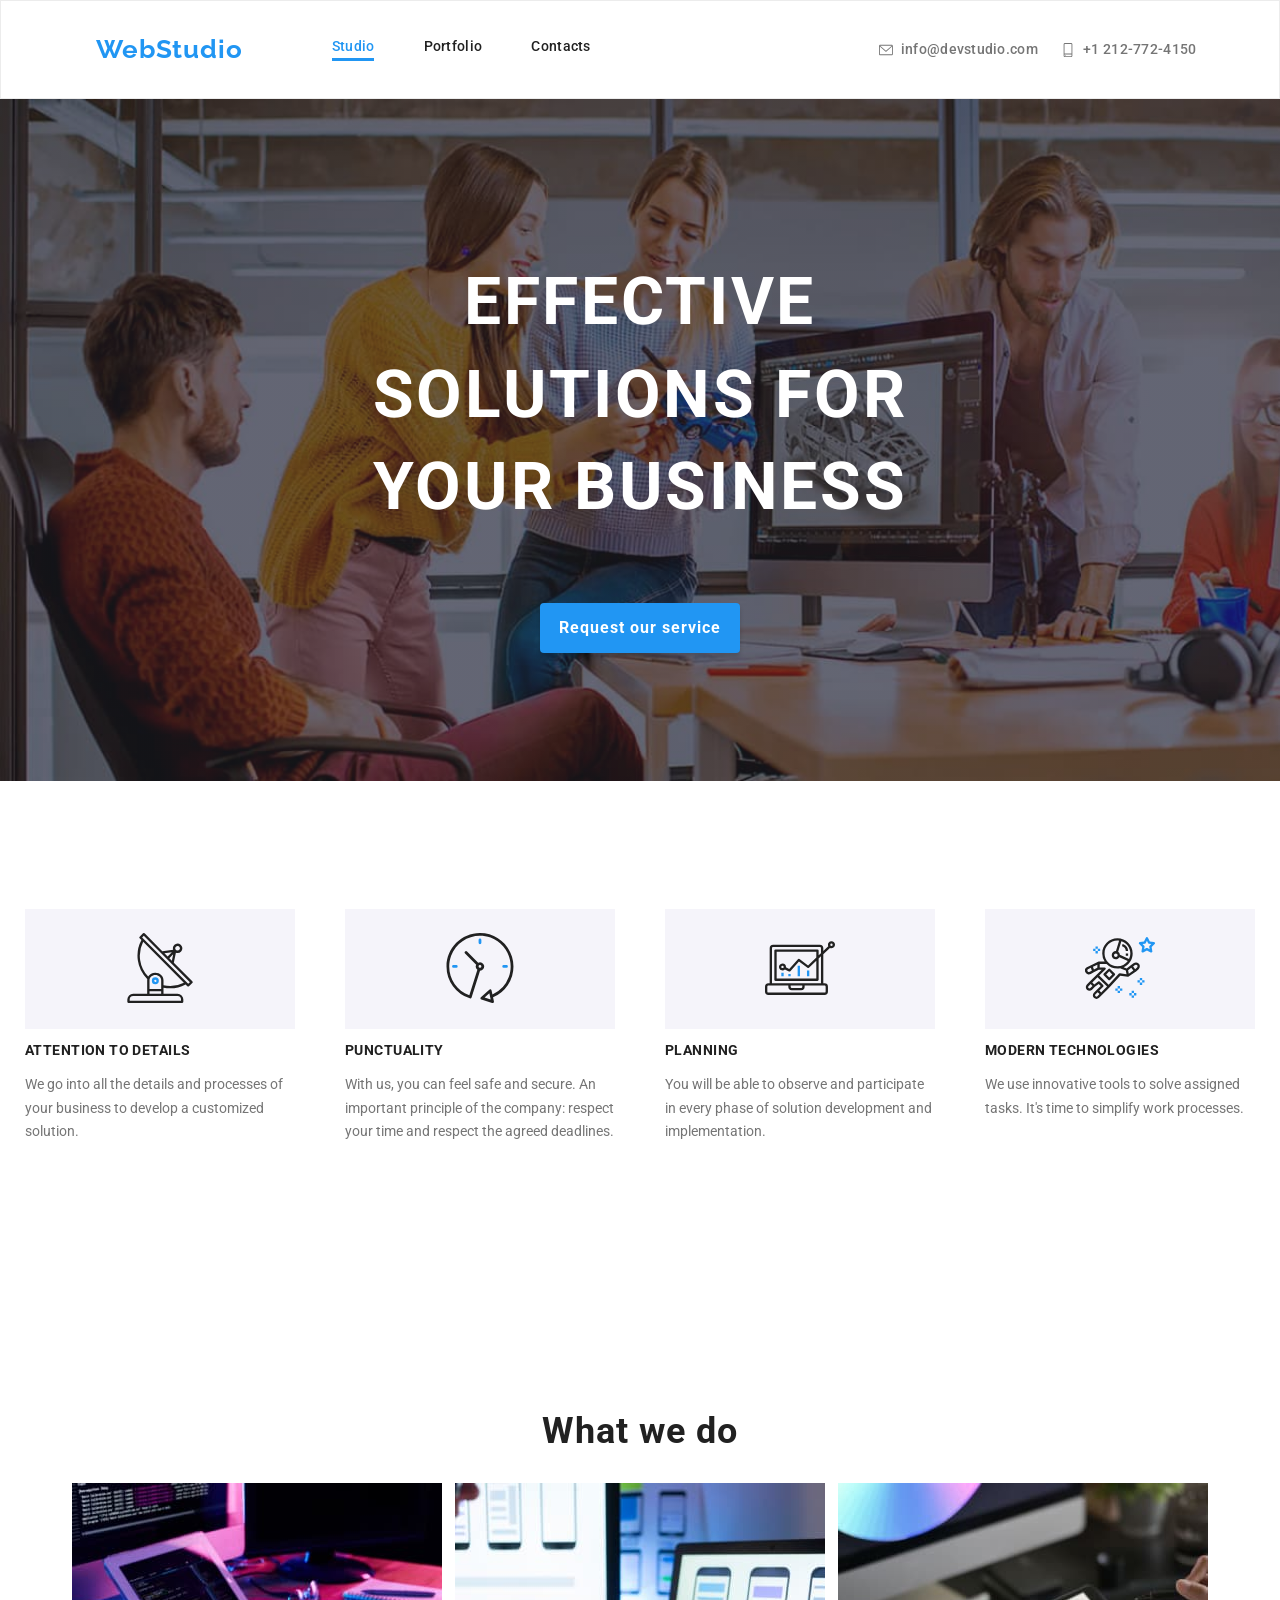
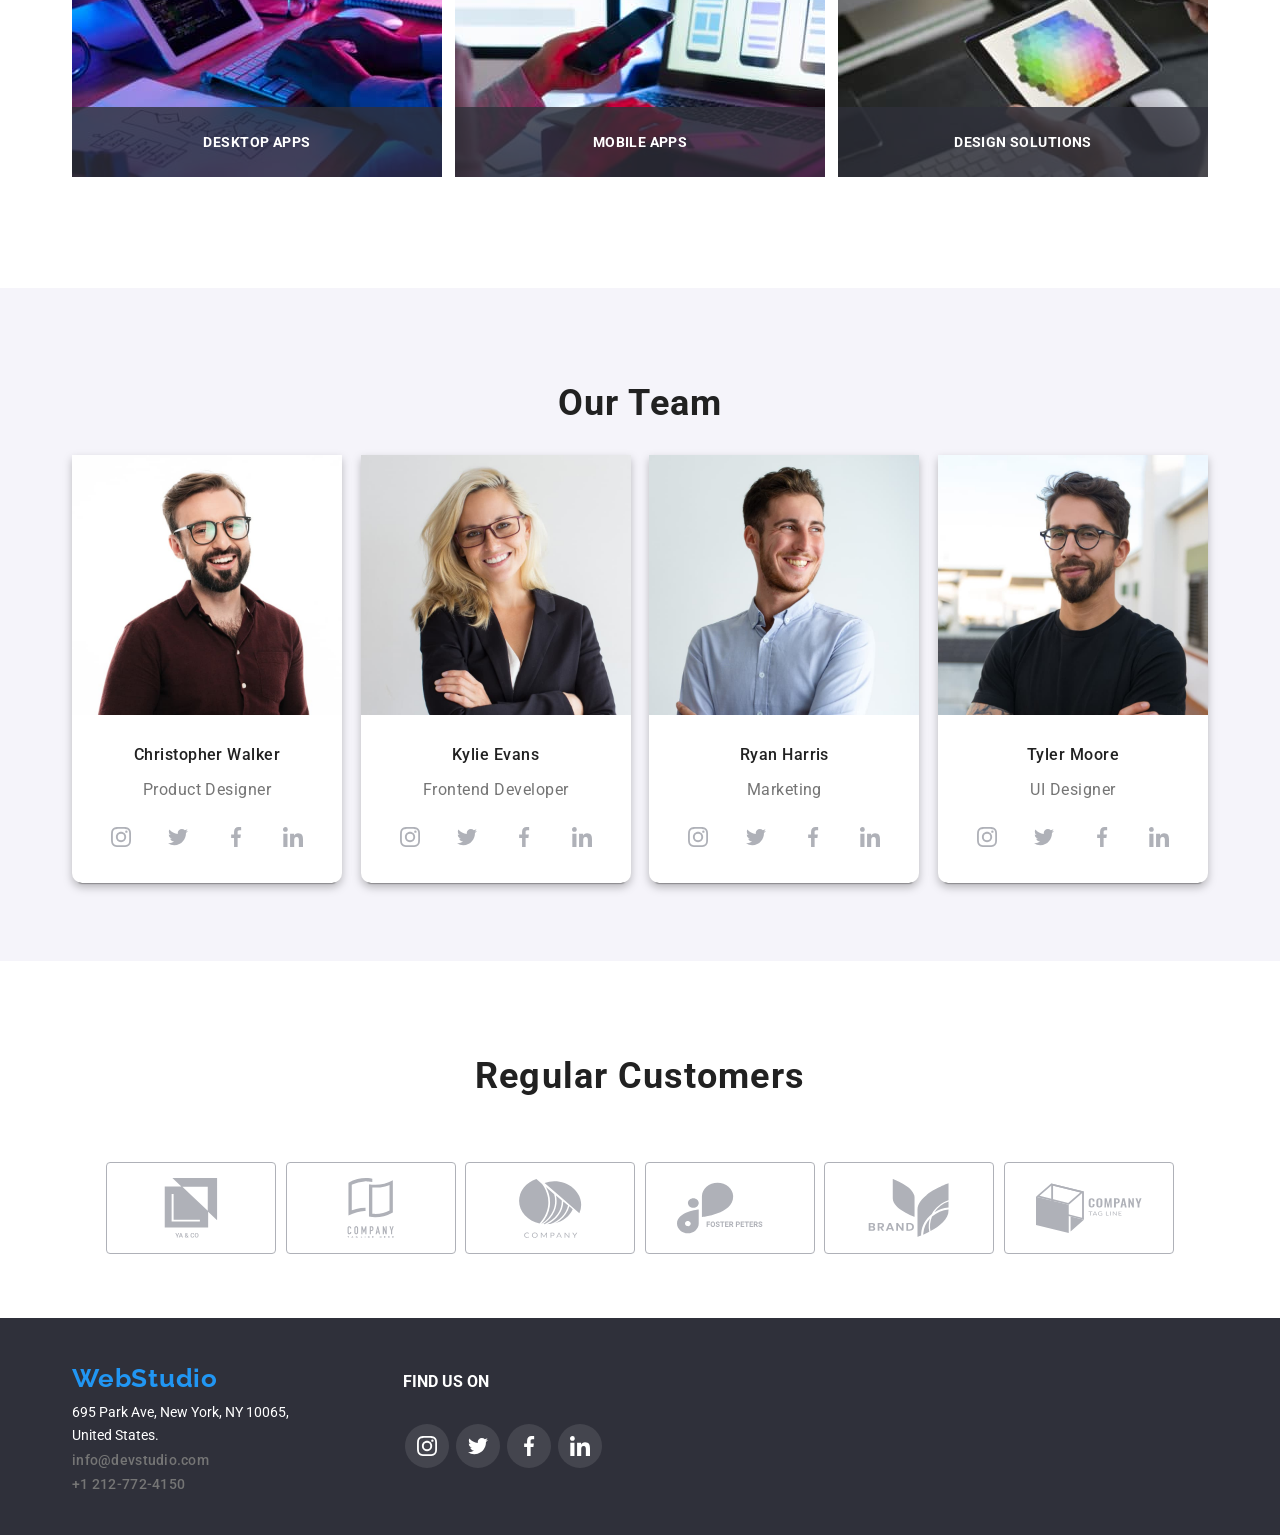
<file: index.html>
<!DOCTYPE html>
<html lang="en">
  <head>
    <meta charset="UTF-8" />
    <meta http-equiv="X-UA-Compatible" content="IE=edge" />
    <meta name="viewport" content="width=device-width, initial-scale=1.0" />

    <!-- NORMALIZER -->
    <link
      rel="stylesheet"
      href="https://cdnjs.cloudflare.com/ajax/libs/modern-normalize/1.0.0/modern-normalize.min.css"
    />

    <!-- FONTS -->
    <link rel="preconnect" href="https://fonts.googleapis.com" />
    <link rel="preconnect" href="https://fonts.gstatic.com" crossorigin />
    <link
      href="https://fonts.googleapis.com/css2?family=Raleway:ital,wght@0,700;1,700&family=Roboto:ital,wght@0,400;0,500;0,700;0,900;1,400;1,500;1,700;1,900&display=swap"
      rel="stylesheet"
    />
    <!-- STYLE SHEETS -->
    <link rel="stylesheet" href="./css/styles.css" />
    <title>Web Studio Project - VeroVH</title>
  </head>

  <body class="list-style-none">
    <header class="header-border main-container">
      <div class="container flex-container">
        <div class="topmenu">
          <!-- Banner superior navegacion -->
          <a href="#" class="logo-link">WebStudio</a>

          <nav class="text-basic-color toplinks-container">
            <ul class="toplinks">
              <li class="toplinks-current">
                <a href="#" target="_self">Studio</a>
              </li>
              <li><a href="./portfolio.html" target="_self">Portfolio</a></li>
              <li><a href="./contacts">Contacts</a></li>
            </ul>
          </nav>
          <ul class="address-toplinks">
            <li class="address-links ">
              <a href="mailto:info@devstudio.com">
                <svg class="icon" width="16" height="12">
                  <use href="./images/icons.svg#icon-envelope">  </use>
                </svg>
                <span>info@devstudio.com</span>
              </a>
            </li>
            <li class="address-links ">
              <a href="Tel:+380961111111">
                <svg class="icon" width="10" height="16">
                  <use href="./images/icons.svg#icon-smartphone"></use>
                </svg>
                  <span>+1 212-772-4150</span>
              </a>
            </li>
          </ul>
        </div>
      </div>
    </header>

    <main>
      <div class="main-container banner-top-title">
        <div class="container flex-container ">
          <section class="banner-top-button">
            <h1 class="banner-item">EFFECTIVE SOLUTIONS FOR YOUR BUSINESS</h1>
            <button type="button" class="button-cursor banner-button" data-modal-open>Request our service</button>
          
            <!-- MODAL WINDOW -->
            <div class="backdrop is-hidden" data-modal>
              <div class="modal">
                <span class="close-modal" data-modal-close>
                  <svg width="11" height="11">
                    <use href="./images/icons.svg#VectorX"></use>
                  </svg>
                </span>
              </div>
            </div>
          
          </section>    
        </div>
      </div>

        <!-- SECTION HOW WE DO IT (titles and descriptions)-->
      <div class="main-container">
        <section class="howwedoit container flex-container">
            <ul class="howwedoit-items-container">
              <li class="howwedoit-items">
                <div class="howwedoit-icons">
                  <a>
                    <svg width="70" height="70">
                      <use href="./images/icons.svg#icon-howwedoit_antenna"></use>
                    </svg>
                  </a>
                </div>
                <h3 class="howwedoit-title">ATTENTION TO DETAILS</h3>
                <p class="descriptive-text">
                  We go into all the details and processes of your business to
                  develop a customized solution.
                </p>
              </li>
              <li class="howwedoit-items">
                <div class="howwedoit-icons">
                  <a>
                    <svg width="70" height="70">
                      <use href="./images/icons.svg#icon-howwedoit_clock"></use>
                    </svg>
                  </a>
                </div>
                <h3 class="howwedoit-title">PUNCTUALITY</h3>
                <p class="descriptive-text">
                  With us, you can feel safe and secure. An important principle of
                  the company: respect your time and respect the agreed deadlines.
                </p>
              </li>
              <li class="howwedoit-items">
                <div class="howwedoit-icons">
                  <a>
                    <svg width="70" height="70">
                      <use href="./images/icons.svg#icon-howwedoit_diagram"></use>
                    </svg>
                  </a>
                </div>
                <h3 class="howwedoit-title">PLANNING</h3>
                <p class="descriptive-text">
                  You will be able to observe and participate in every phase of
                  solution development and implementation.
                </p>
              </li>
              <li class="howwedoit-items">
                <div class="howwedoit-icons">
                  <a>
                    <svg width="70" height="70">
                      <use href="./images/icons.svg#icon-howwedoit_astronaut"></use>
                    </svg>
                  </a>
                </div>
                <h3 class="howwedoit-title">MODERN TECHNOLOGIES</h3>
                <p class="descriptive-text">
                  We use innovative tools to solve assigned tasks. It's time to
                  simplify work processes.
                </p>
              </li>
            </ul>
        </section>
      </div>

        <!-- SECTION WHAT WE DO (Only images) -->
      <div class=" flex-container">
        <section class="whatwedo container">
            <h2 class="main-titles">What we do</h2>
            <ul class="whatwedo-img">
              <li>
                <!-- <div class="whatwedo-img-container"> -->
                  <img src="images/whatwedo1.jpg" alt="Writting code" />
                  <div class="whatwedo-overlay-text">DESKTOP APPS</div>
                <!-- </div> -->
              </li>
              <li>
                <!-- <div class="whatwedo-img-container"> -->
                  <img src="images/whatwedo2.jpg" alt="Designing interface" />
                  <div class="whatwedo-overlay-text">MOBILE APPS</div>
                <!-- </div> -->
              </li>
              <li>
                <img src="images/whatwedo3.jpg" alt="Choosing colors" />
                <div class="whatwedo-overlay-text">DESIGN SOLUTIONS</div>
              </li>
            </ul>
        </section>
      </div>

        <!-- Section WHO WE ARE (cards with pics and captions) -->
        <section class="whoweare flex-container">
          <div class="container">
            <h2 class="main-titles">Our Team</h2>
            <ul class="whoweare-img-container">
              <!-- CARD #1 -->
              <li class="whoweare-img-card">
                <img
                  src="./images/whoweare1.jpg"
                  alt="Christopher Walker"
                  class="whoweare-img"
                />
                <h3 class="whoweare-names">Christopher Walker</h3>
                <p class="whoweare-career">Product Designer</p>
                <!-- Iconos redes sociales -->
                <div class="whoweare-icon-list">
                  <div class="whoweare-icon-container">
                      <svg class="whoweare-icon" width="20px" height="20px">
                        <use href="./images/icons.svg#icon-instagram" ></use>
                      </svg>
                    </div>
                    <div class="whoweare-icon-container">
                      <svg class="whoweare-icon" width="20px" height="20px">
                        <use href="./images/icons.svg#icon-twitter"></use>
                      </svg>
                    </div>
                    <div class="whoweare-icon-container">
                      <svg class="whoweare-icon" width="20px" height="20px">
                        <use href="./images/icons.svg#icon-facebook"></use>
                      </svg>
                    </div>
                    <div class="whoweare-icon-container">
                      <svg class="whoweare-icon" width="20px" height="20px">
                        <use href="./images/icons.svg#icon-linkedin"></use>
                      </svg>
                    </div>   
                  </div>  
              </li>
              <!-- CARD #2 -->
              <li class="whoweare-img-card">
                <img
                  src="./images/whoweare2.jpg"
                  alt="Kylie Evans"
                  class="whoweare-img"
                />
                <h3 class="whoweare-names">Kylie Evans</h3>
                <p class="whoweare-career">Frontend Developer</p>
                <!-- Iconos redes sociales -->
                <div class="whoweare-icon-list">
                  <div class="whoweare-icon-container">
                      <svg class="whoweare-icon" width="20px" height="20px">
                        <use href="./images/icons.svg#icon-instagram" ></use>
                      </svg>
                    </div>
                    <div class="whoweare-icon-container">
                      <svg class="whoweare-icon" width="20px" height="20px">
                        <use href="./images/icons.svg#icon-twitter"></use>
                      </svg>
                    </div>
                    <div class="whoweare-icon-container">
                      <svg class="whoweare-icon" width="20px" height="20px">
                        <use href="./images/icons.svg#icon-facebook"></use>
                      </svg>
                    </div>
                    <div class="whoweare-icon-container">
                      <svg class="whoweare-icon" width="20px" height="20px">
                        <use href="./images/icons.svg#icon-linkedin"></use>
                      </svg>
                    </div>   
                  </div>  
              </li>
              <!-- CARD #3 -->
              <li class="whoweare-img-card">
                <img
                  src="./images/whoweare3.jpg"
                  alt="Ryan Harris"
                  class="whoweare-img"
                />
                <h3 class="whoweare-names">Ryan Harris</h3>
                <p class="whoweare-career">Marketing</p>
                <!-- Iconos redes sociales -->
                <div class="whoweare-icon-list">
                  <div class="whoweare-icon-container">
                      <svg width="20px" height="20px">
                        <use href="./images/icons.svg#icon-instagram" ></use>
                      </svg>
                    </div>
                    <div class="whoweare-icon-container">
                      <svg width="20px" height="20px">
                        <use href="./images/icons.svg#icon-twitter"></use>
                      </svg>
                    </div>
                    <div class="whoweare-icon-container">
                      <svg width="20px" height="20px">
                        <use href="./images/icons.svg#icon-facebook"></use>
                      </svg>
                    </div>
                    <div class="whoweare-icon-container">
                      <svg width="20px" height="20px">
                        <use href="./images/icons.svg#icon-linkedin"></use>
                      </svg>
                    </div>   
                  </div>  
              </li>
              <!-- CARD #4 -->
              <li class="whoweare-img-card">
                <img
                  src="./images/whoweare4.jpg"
                  alt="Tyler Moore"
                  class="whoweare-img"
                />
                <h3 class="whoweare-names">Tyler Moore</h3>
                <p class="whoweare-career">UI Designer</p>
                <!-- Iconos redes sociales -->
                <div class="whoweare-icon-list">
                  <div class="whoweare-icon-container">
                      <svg class="whoweare-icon" width="20px" height="20px">
                        <use href="./images/icons.svg#icon-instagram" ></use>
                      </svg>
                    </div>
                    <div class="whoweare-icon-container">
                      <svg class="whoweare-icon" width="20px" height="20px">
                        <use href="./images/icons.svg#icon-twitter"></use>
                      </svg>
                    </div>
                    <div class="whoweare-icon-container">
                      <svg class="whoweare-icon" width="20px" height="20px">
                        <use href="./images/icons.svg#icon-facebook"></use>
                      </svg>
                    </div>
                    <div class="whoweare-icon-container">
                      <svg class="whoweare-icon" width="20px" height="20px">
                        <use href="./images/icons.svg#icon-linkedin"></use>
                      </svg>
                    </div>   
                  </div>  
              </li>
            </ul>
          </div>
        </section>

        <!-- Section CLIENTS (only tittle and svgs) -->
        <section class="clients flex-container">
          <div class="container">
            <h2 class="main-titles">Regular Customers</h2>
            <div class="clients-list">
              <div class="clients-container">
                <svg width="106px" height="60px">
                  <use href="./images/icons.svg#icon-Client_1" ></use>
                </svg>
              </div>
              <div class="clients-container">
                <svg width="106px" height="60px">
                  <use href="./images/icons.svg#icon-Client_2" ></use>
                </svg>
              </div>
              <div class="clients-container"> 
                <svg width="106px" height="60px">
                  <use href="./images/icons.svg#icon-Client_3" ></use>
                </svg>
              </div>
              <div class="clients-container">
                <svg width="106px" height="60px">
                  <use href="./images/icons.svg#icon-Client_4" ></use>
                </svg>
              </div>
              <div class="clients-container">
                <svg width="106px" height="60px">
                  <use href="./images/icons.svg#icon-Client_5" ></use>
                </svg>
              </div>
              <div class="clients-container">
                <svg width="106px" height="60px">
                  <use href="./images/icons.svg#icon-Client_6" ></use>
                </svg>
              </div>
            </div>
          </div>
        </section>


    </main>
    <footer class="banner-footer ">
        <section class="footer-container container">
          <div class="footer-container-address">
            <a href="#" class="logo-link footer-item">WebStudio</a>
            <address class="address-text">
              <ul class="footer-item">
                <li>695 Park Ave, New York, NY 10065,</li>
                <li>United States.</li>
                <li class="address-links"><a href="mailto:info@devstudio.com">info@devstudio.com</a></li>
                <li class="address-links"><a href="tel:+12127724150">+1 212-772-4150</a></li>
             </ul>
            </address>
          </div>
          <div class="footer-container-social">
            <h3>FIND US ON</h3>
            <div>
              <ul>
                <li class="footer-social-icons">
                  <svg class="footer-icon" width="20px" height="20px">
                    <use href="./images/icons.svg#icon-instagram" ></use>
                  </svg>
                </li>
                <li class="footer-social-icons">
                  <svg class="footer-icon" width="20px" height="20px">
                    <use href="./images/icons.svg#icon-twitter"></use>
                  </svg>
                </li>
                <li class="footer-social-icons">
                  <svg class="footer-icon" width="20px" height="20px">
                    <use href="./images/icons.svg#icon-facebook"></use>
                  </svg>
                </li>
                <li class="footer-social-icons">
                  <svg class="footer-icon" width="20px" height="20px">
                    <use href="./images/icons.svg#icon-linkedin"></use>
                  </svg>
                </li>
              </ul>   
            </div>    
          </div>  
        </section>
    </footer>
    <script src="./js/modal.js"></script>
  </body>
</html>
</file>
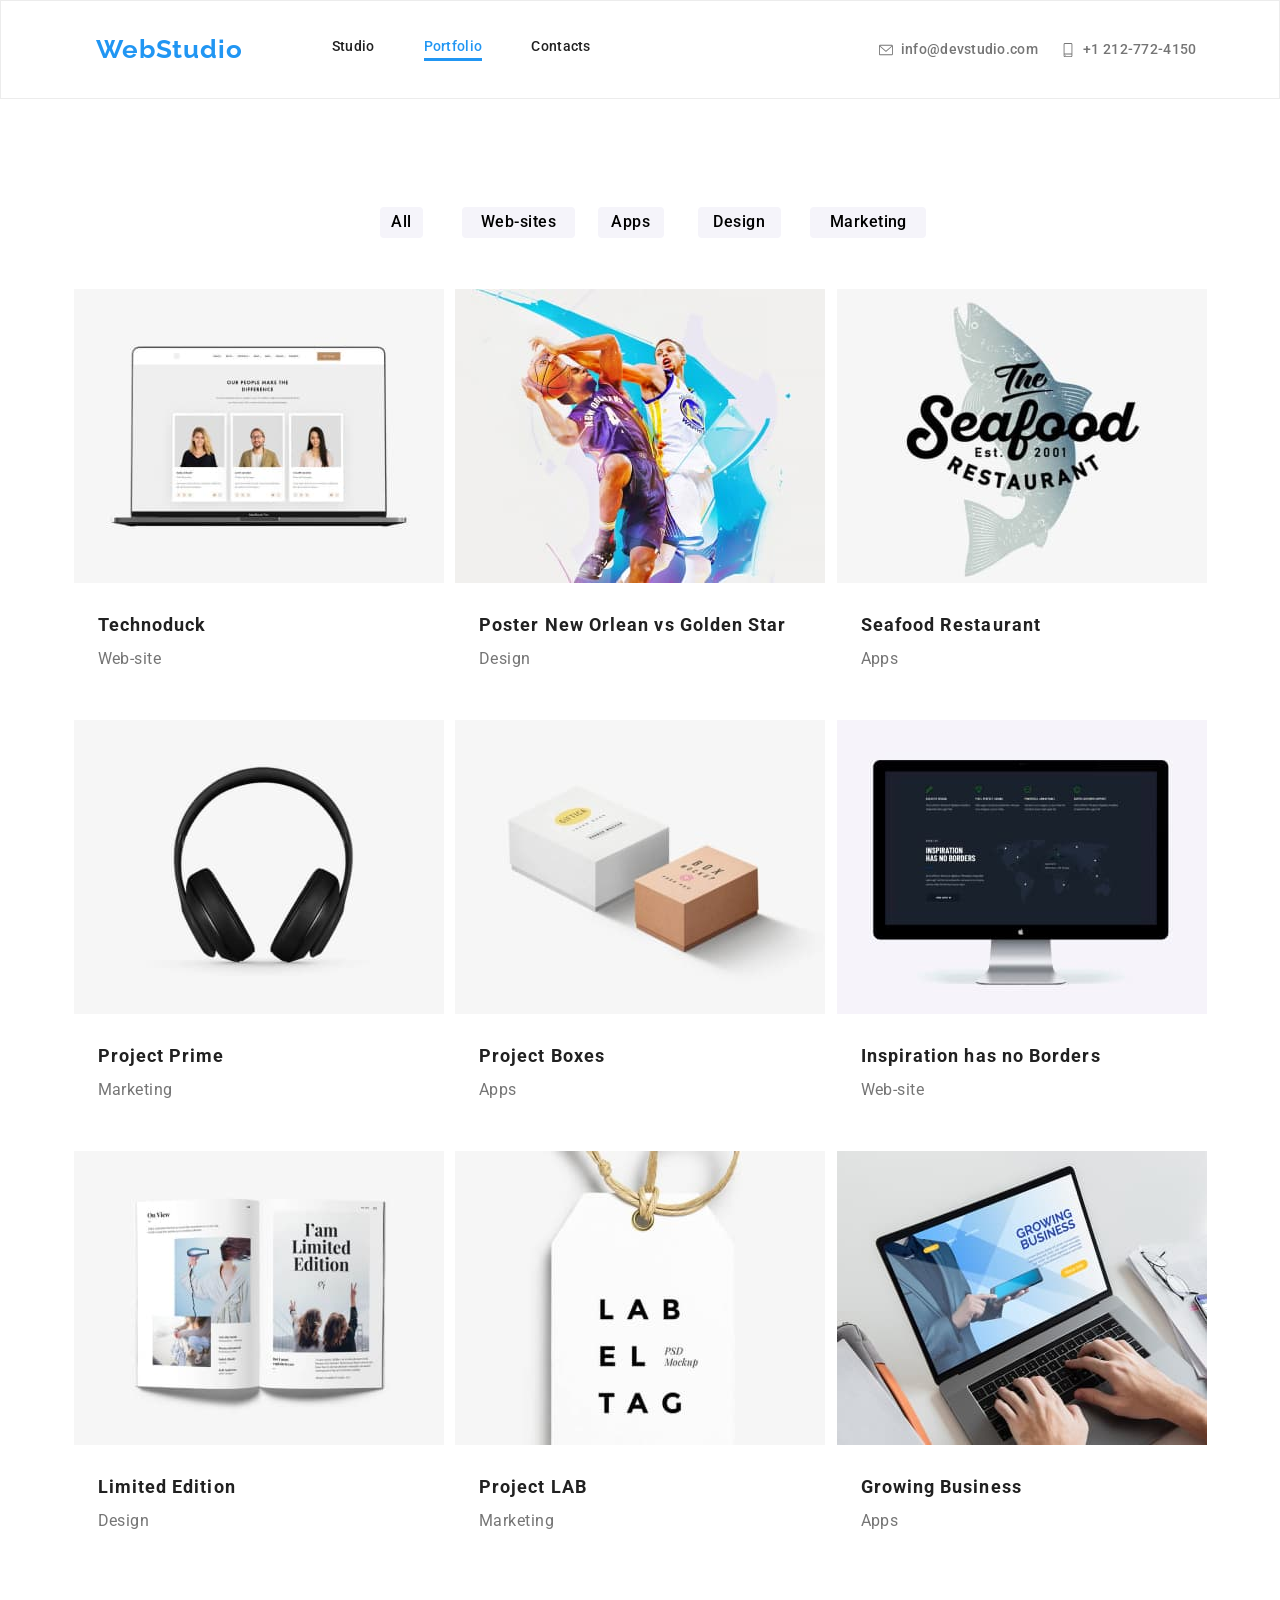
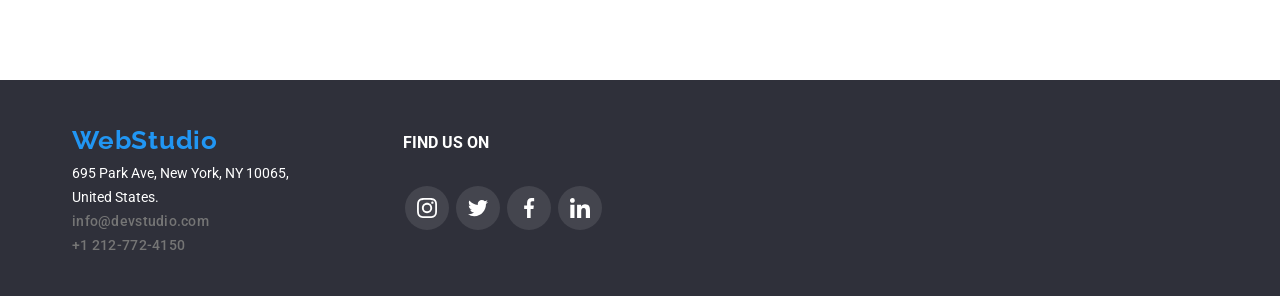
<file: portfolio.html>
<!DOCTYPE html>
<html lang="en">
  <head>
    <meta charset="UTF-8" />
    <meta http-equiv="X-UA-Compatible" content="IE=edge" />
    <meta name="viewport" content="width=device-width, initial-scale=1.0" />
    <!-- NORMALIZER -->
    <link
      rel="stylesheet"
      href="https://cdnjs.cloudflare.com/ajax/libs/modern-normalize/1.0.0/modern-normalize.min.css"
    />

    <!-- FONTS -->
    <link rel="preconnect" href="https://fonts.googleapis.com" />
    <link rel="preconnect" href="https://fonts.gstatic.com" crossorigin />
    <link
      href="https://fonts.googleapis.com/css2?family=Raleway:ital,wght@0,700;1,700&family=Roboto:ital,wght@0,400;0,500;0,700;0,900;1,400;1,500;1,700;1,900&display=swap"
      rel="stylesheet"
    />
    <!-- STYLE SHEETS -->
    <link rel="stylesheet" href="./css/styles.css" />
    <title>Portfolio</title>
  </head>

  <body class="list-style-none">
    <header class="header-border main-container">
      <div class="container flex-container">
        <div class="topmenu">
          <!-- Banner superior navegacion -->
          <a href="#" class="logo-link">WebStudio</a>

          <nav class="text-basic-color toplinks-container">
            <ul class="toplinks">
              <li><a href="./index.html" target="_self">Studio</a></li>
              <li class="toplinks-current">
                <a href="#" target="_self">Portfolio</a>
              </li>
              <li><a href="./contacts">Contacts</a></li>
            </ul>
          </nav>
          <ul class="address-toplinks">
            <li class="address-links ">
              <a href="mailto:info@devstudio.com">
                <svg class="icon" width="16" height="12">
                  <use href="./images/icons.svg#icon-envelope">  </use>
                </svg>
                <span>info@devstudio.com</span>
              </a>
            </li>
            <li class="address-links ">
              <a href="Tel:+380961111111">
                <svg class="icon" width="10" height="16">
                  <use href="./images/icons.svg#icon-smartphone"></use>
                </svg>
                  <span>+1 212-772-4150</span>
              </a>
            </li>
          </ul>
        </div>
      </div>
    </header>

    <main>
      <h1 hidden>Portfolio</h1>
      <!-- BOTONES FILTRO -->
      <section class="flex-container">
        <div class="portfolio-container container">
          <ul class="portfolio-button">
            <li><button type="button" class="portfolio-button-item">All</button></li>
            <li><button type="button" class="portfolio-button-item">Web-sites</button></li>
            <li><button type="button" class="portfolio-button-item">Apps</button></li>
            <li><button type="button" class="portfolio-button-item">Design</button></li>
            <li><button type="button" class="portfolio-button-item">Marketing</button></li>
          </ul>
          <!-- TARJETAS  -->
          <ul class="portfolio-cards">
            
            <li class="portfolio-card-item">
              <div class="card-overflow">
                <img
                  src="./images/portfolio-duck.jpg"
                  alt="Webpage layout"
                  class="portfolio-img"/>
                <div class="portfolio-container-overlay">
                 Technoduck is a state-of-the-art coronavirus distribution platform. Companies use this platform for digital espionage and attacks on competitors' secure servers.
                </div>
              </div>
              <div class="portfolio-container-text">
                <h3 class="portfolio-item-title">Technoduck</h3>
                <p class="portfolio-item-filter">Web-site</p>
              </div>            
            </li>

            <li class="portfolio-card-item">
              <div class="card-overflow">
                <img
                  src="./images/portfolio-poster.jpg"
                  alt="Basketball poster"
                  class="portfolio-img"
                />
                <div class="portfolio-container-overlay">
                  Lorem ipsum dolor sit amet consectetur adipisicing elit. Ullam totam ducimus, molestias sapiente, expedita quis repellat, perferendis quos tenetur qui modi.
                </div>
              </div>
              <div class="portfolio-container-text">
                <h3 class="portfolio-item-title">
                  Poster New Orlean vs Golden Star
                </h3>
                <p class="portfolio-item-filter">Design</p>
              </div>
            </li>

            <li class="portfolio-card-item">
              <div class="card-overflow">
                <img
                  src="./images/portfolio-seafood.jpg"
                  alt="Logo of a restaurant"
                  class="portfolio-img"
                />
                <div class="portfolio-container-overlay">
                  Lorem ipsum dolor sit amet consectetur adipisicing elit. Ullam totam ducimus, molestias sapiente, expedita quis repellat, perferendis quos tenetur qui modi.
                </div>
              </div>
              <div class="portfolio-container-text">
                <h3 class="portfolio-item-title">Seafood Restaurant</h3>
                <p class="portfolio-item-filter">Apps</p>
              </div>
            </li>

            <li class="portfolio-card-item">
              <div class="card-overflow">
                <img
                  src="./images/portfolio-p-prime.jpg"
                  alt="Headphones"
                  class="portfolio-img"
                />
                <div class="portfolio-container-overlay">
                  Lorem ipsum dolor sit amet consectetur adipisicing elit. Ullam totam ducimus, molestias sapiente, expedita quis repellat, perferendis quos tenetur qui modi.
                </div>
              </div>
              <div class="portfolio-container-text">
                <h3 class="portfolio-item-title">Project Prime</h3>
               <p class="portfolio-item-filter">Marketing</p>
              </div>
            </li>

            <li class="portfolio-card-item">
              <div class="card-overflow">
                <img
                  src="./images/portfolio-p-boxes.jpg"
                  alt="Two boxes"
                  class="portfolio-img"
                />
               <div class="portfolio-container-overlay">
                  Lorem ipsum dolor sit amet consectetur adipisicing elit. Ullam totam ducimus, molestias sapiente, expedita quis repellat, perferendis quos tenetur qui modi.
               </div>
              </div>
              <div class="portfolio-container-text">
               <h3 class="portfolio-item-title">Project Boxes</h3>
                <p class="portfolio-item-filter">Apps</p>
              </div>
            </li>

            <li class="portfolio-card-item">
              <div class="card-overflow">
                <img
                  src="./images/portfolio-inspiration.jpg"
                  alt="Screen"
                  class="portfolio-img"
                />
                <div class="portfolio-container-overlay">
                  Lorem ipsum dolor sit amet consectetur adipisicing elit. Ullam totam ducimus, molestias sapiente, expedita quis repellat, perferendis quos tenetur qui modi.
                </div>
              </div>
              <div class="portfolio-container-text">
                <h3 class="portfolio-item-title">Inspiration has no Borders</h3>
                <p class="portfolio-item-filter">Web-site</p>
              </div>
            </li>

            <li class="portfolio-card-item">
              <div class="card-overflow">
                <img
                  src="./images/portfolio-limited.jpg"
                  alt="Open book"
                  class="portfolio-img"
                />
                <div class="portfolio-container-overlay">
                  Lorem ipsum dolor sit amet consectetur adipisicing elit. Ullam totam ducimus, molestias sapiente, expedita quis repellat, perferendis quos tenetur qui modi.
                </div>
              </div>
              <div class="portfolio-container-text">
                <h3 class="portfolio-item-title">Limited Edition</h3>
                <p class="portfolio-item-filter">Design</p>
              </div>
            </li>

            <li class="portfolio-card-item">
              <div class="card-overflow">
                <img
                  src="./images/portfolio-lab.jpg"
                  alt="A white label"
                  class="portfolio-img"
                />
                <div class="portfolio-container-overlay">
                  Lorem ipsum dolor sit amet consectetur adipisicing elit. Ullam totam ducimus, molestias sapiente, expedita quis repellat, perferendis quos tenetur qui modi.
                </div>
              </div>
              <div class="portfolio-container-text">
                <h3 class="portfolio-item-title">Project LAB</h3>
                <p class="portfolio-item-filter">Marketing</p>
              </div>
            </li>

            <li class="portfolio-card-item">
              <div class="card-overflow">
                <img
                  src="./images/portfolio-growing.jpg"
                  alt="Someone typing on laptop"
                  class="portfolio-img"
                />
                <div class="portfolio-container-overlay">
                  Lorem ipsum dolor sit amet consectetur adipisicing elit. Ullam totam ducimus, molestias sapiente, expedita quis repellat, perferendis quos tenetur qui modi.
                </div>
              </div>
              <div class="portfolio-container-text">
                <h3 class="portfolio-item-title">Growing Business</h3>
                <p class="portfolio-item-filter">Apps</p>
              </div>
            </li>
          </ul>
        </div>
      </section>
    </main>

    <footer class="banner-footer ">
      <section class="footer-container container">
        <div class="footer-container-address">
          <a href="#" class="logo-link footer-item">WebStudio</a>
          <address class="address-text">
            <ul class="footer-item">
              <li>695 Park Ave, New York, NY 10065,</li>
              <li>United States.</li>
              <li class="address-links"><a href="mailto:info@devstudio.com">info@devstudio.com</a></li>
              <li class="address-links"><a href="tel:+12127724150">+1 212-772-4150</a></li>
           </ul>
          </address>
        </div>
        <div class="footer-container-social">
          <h3>FIND US ON</h3>
          <div>
            <ul>
              <li class="footer-social-icons">
                <svg class="footer-icon" width="20px" height="20px">
                  <use href="./images/icons.svg#icon-instagram" ></use>
                </svg>
              </li>
              <li class="footer-social-icons">
                <svg class="footer-icon" width="20px" height="20px">
                  <use href="./images/icons.svg#icon-twitter"></use>
                </svg>
              </li>
              <li class="footer-social-icons">
                <svg class="footer-icon" width="20px" height="20px">
                  <use href="./images/icons.svg#icon-facebook"></use>
                </svg>
              </li>
              <li class="footer-social-icons">
                <svg class="footer-icon" width="20px" height="20px">
                  <use href="./images/icons.svg#icon-linkedin"></use>
                </svg>
              </li>
            </ul>   
          </div>    
        </div>  
      </section>
    </footer>
  </body>
</html>
</file>
<file: css/styles.css>
:root{
    --text-color:#212121;
    --background-banner:#2F303A;
    --highlighting-color:#2196F3;
    --background-color:#E5E5E5;
    --descriptive-text:#757575;
    --vsg-icons-default: #AFB1B8;
    --cubic: cubic-bezier(0.4, 0, 0.2, 1);
}

body{
    font-family: 'Roboto', sans-serif;
    font-size: 14px;
    color: var(--text-color);
}

/* GENERAL STYLES */

.button-cursor{
    cursor:pointer;
}

.list-style-none li{
    list-style: none;
}

/* ---- FLEXBOX ---- */

.main-container{
    display: flex;
    align-items: center;
}

.container{
    width: 1200px;
    margin: 0 auto;
    padding: 0 32px;
}

.flex-container{
    display: flex;
    flex-direction: column;
    align-items: center;
}

/* ------------------ */
/* ------ SVG ------ */

.icon {
    display: inline-block;
    width: 1em;
    height: 1em;
    stroke-width: 0;
    stroke: currentColor;
    fill: currentColor;
}



/* ---------------- */
/* ---- HEADER ---- */

.topmenu{
    display: flex;
    width: 100%;
    justify-content: space-between;
    align-items: center;
    margin-top: 20px;
    margin-bottom: 20px;
}

.header-border{
    border: 1px solid #ECECEC;
}

.logo-link{
    font-family: 'Raleway';
    font-style: normal;
    font-weight: 700;
    font-size: 26px;
    line-height: 1.2;
    letter-spacing: 0.03em;
    color: var(--highlighting-color);
    text-decoration: none;
    display: flex;
    align-items: baseline;
    width: 15%;
    justify-content: flex-end;
}

.toplinks-container{
    display: flex;
    width: 45%;
    justify-content: center;
    padding-right: 10%;
}

.toplinks{
    display: flex;
    justify-content: space-evenly;
    width: 100%;
    
}

.address-toplinks{
    display: flex;
    width: 40%;
    justify-content: space-around;
    padding-left: 10%;
}

.toplinks a{
    font-weight: 500;
    font-size: 14px;
    line-height: 1.1;
    letter-spacing: 0.02em;
    text-decoration: none;
}

.toplinks a:link{
    color: var(--text-color);
}

.toplinks a:visited{
    color: var(--text-color);
}

.toplinks a:hover,
.toplinks a:focus,
.toplinks-current a::after{
	color: var(--highlighting-color);
	transition: color 250ms var(--cubic);
}

.toplinks-current a:link,
.toplinks-current a:active,
.toplinks-current a:visited{
    color: var(--highlighting-color);
}

.toplinks-current a::after {
	content:"";
	display:block; 
	border-bottom:solid var(--highlighting-color);
	padding-top:.2em;
}

.address-links{
    padding-top: 2%;
    padding-bottom: 2%;
}

.address-links span{
    margin-left: 8px;
}

.address-links a{
    text-decoration: none;
    font-weight: 500;
    line-height: 1.1;
    letter-spacing: 0.02em;

    display: flex;
    align-items: center;
}

.address-links a:link{
    color: var(--descriptive-text);
}

.address-links a:focus{
    color: var(--highlighting-color);
    transition: color 250ms var(--cubic);
}

.address-links a:hover{
    color: var(--highlighting-color);
    transition: color 250ms var(--cubic);
}

.address-links a:active{
    color: var(--highlighting-color);
}

.banner-top-title{
    background-image: linear-gradient(rgba(47, 48, 58, 0.4), rgba(47, 48, 58, 0.4)), url('../images/tittle-img.jpg');
    background-color: var(--background-banner);
    background-size: cover;
    background-repeat: no-repeat;
    font-weight: 900;
    font-size: 44px;
    line-height: 1.4;
    text-align: center;
    letter-spacing: 0.06em;
    text-transform: uppercase;
    color: white;
    padding-top: 8%;
    padding-bottom: 10%;
    padding-left: 20%;
    padding-right: 20%;
    display: flex;
    justify-content: center;
    flex-wrap: wrap;
    align-items: center;
}

.banner-item{
    display: flex;
    align-items: center;
    align-content: center;
}

.banner-top-button button{
    background-color: var(--highlighting-color);
    color: white;
    border-style: none;
    font-family: inherit;
    font-weight: 700;
    font-size: 16px;
    line-height: 1.9;

    /* display: flex; */
    align-items: center;
    text-align: center;
    letter-spacing: 0.06em;
    box-shadow: 0px 4px 4px rgba(0, 0, 0, 0.15);
    border-radius: 4px;
    width: 200px;
    height: 50px;
}

.banner-top-button button:hover{
    background-color: #188CE8;
    transition: background-color 250ms var(--cubic);
}

/* MODAL BUTTON WINDOW */

.backdrop{
    position: fixed;
    top: 0;
    left: 0;
    width: 100%;
    height: 100%;
    background-color: rgba(0, 0, 0, 0.5);
    opacity: 1;
    visibility: visible;
    transition: opacity 250ms var(--cubic), visibility 250ms var(--cubic);
}

.backdrop.is-hidden{
    visibility: hidden;
    opacity: 0;
    pointer-events: none;
}


.modal{
    position: absolute;
    top: 50%;
    left: 50%;
    width: 528px;
    height: 581px;
    background: #FFFFFF;
    box-shadow: 0px 1px 3px rgba(0, 0, 0, 0.12), 0px 1px 1px rgba(0, 0, 0, 0.14), 0px 2px 1px rgba(0, 0, 0, 0.2);
    border-radius: 4px;

    transform: translate(-50%, -50%) scale(1);
    transition: transform 250ms var(--cubic);
}

.close-modal{
    position: absolute;
    top: 8px;
    right: 8px;
    display: flex;
    justify-content: center;
    align-items: center;
    width: 30px;
    height: 30px;
    background: #FFFFFF;
    border: 1px solid rgba(0, 0, 0, 0.1);
    border-radius: 50%;
}


/* ---------------- */
/* ---- index ---- */

/* ---- MAIN ---- */

.main-titles{
    font-weight: 700;
    font-size: 36px;
    line-height: 1.2;
    text-align: center;
    letter-spacing: 0.03em;
}

/* ---- HOW WE DO IT ---- */

.howwedoit{
    display: flex;
    margin-top: 94px;
    margin-bottom: 94px;
    padding-left: 5%;
    padding-right: 5%;

}

.howwedoit-items-container{
    display: flex;
    justify-content: space-between;
    align-content: center;
    padding: 0;
    gap: 10px;
}

.howwedoit-items{
    margin: 20px;
}

.howwedoit-icons{
    height: 120px;
    width: 270px;
    background-color: #F5F4FA;
    display: flex;
    align-items: center;
    justify-content: center;
}

.howwedoit-title{
    font-weight: 700;
    font-size: 14px;
    line-height: 1.1;
    letter-spacing: 0.03em;
    text-transform: uppercase;
}

.descriptive-text{
    color: var(--descriptive-text);
    line-height: 1.7;
}

/* ---- WHAT WE DO ---- */

.whatwedo{
    margin-top: 94px;
    margin-bottom: 94px;
}

.whatwedo-img-container{
    position: relative;
    overflow: hidden;
}

.whatwedo-img{
    display: flex;
    justify-content: space-between;
    align-content: center;
    padding-left: 0;
    padding-right: 0;
}

.whatwedo-img img{
    width: 370px;
    height: 294px;
}

.whatwedo-overlay-text{
    position: absolute;
    width: 370px;
    height: 70px;
    background: rgba(47, 48, 58, 0.8);
    /* texto */
    font-weight: 700;
    line-height: 16px;
    text-align: center;
    letter-spacing: 0.03em;
    text-transform: uppercase;
    color: #FFFFFF;
    transform: translateY(-73px);
    display: flex;
    align-items: center;
    justify-content: center;
}

/* ---- WHO WE ARE ---- */

.whoweare{
    background: #F5F4FA;
    padding-top: 5%;
    padding-bottom: 5%;
}

.whoweare-img-container{
    display: flex;
    justify-content: space-between;
    /* margin-left: 5%;
    margin-right: 5%; */
    padding: 0%;
}

.whoweare-img{
    width: 270px;
    margin-bottom: 5%;
}

.whoweare-img-card{
    background-color: white;
    box-shadow: 0 6px 2px -6px black;
    border-radius: 10px;
    filter: drop-shadow(0px 4px 4px rgba(0, 0, 0, 0.25));
    display: flex;
    flex-direction: column;
    width: 270px;
    height: 428px;
}

.whoweare-names{
    font-weight: 500;
    font-size: 16px;
    line-height: 1.2;
    text-align: center;
    letter-spacing: 0.03em;
    margin-bottom: 0;
}

.whoweare-career{
    font-weight: 400;
    font-size: 16px;
    line-height: 1.2;
    text-align: center;
    letter-spacing: 0.03em;
    color: var(--descriptive-text);
}

.whoweare-icon-list{
    display: flex;
    flex-direction: row;
    justify-content: space-evenly;
    padding-left: 5%;
    padding-right: 5%;
}

.whoweare-icon-container{
    display: flex;
    align-items: center;
    justify-content: center;
    align-content: space-around;
    background: white;
    border-radius: 50%;
    height: 44px;
    width: 44px;
    fill: var(--vsg-icons-default);
}

.whoweare-icon-container:hover{
    background: var(--highlighting-color);
    fill: white;
    transition: background 250ms var(--cubic);
    transition: fill 250ms var(--cubic);
    
}

.whoweare-icon-container:focus{
    background: var(--highlighting-color);
    fill: white;
    transition: background 250ms var(--cubic);
    transition: fill 250ms var(--cubic);    
}


/* ------ CLIENTS ------ */
/* -------------------- */

.clients{
    padding-top: 5%;
    padding-bottom: 5%;
}

.clients-list{
    display: flex;
    justify-content: space-between;
    padding-left: 3%;
    padding-right: 3%;
    padding-top: 3%;
}

.clients-container{
    fill: var(--vsg-icons-default);
    border: 1px var(--vsg-icons-default) solid;
    border-radius: 4px;
    width: 170px;
    height: 92px;

    display: flex;
    align-items: center;
    justify-content: center;
}

.clients-container:hover{
    fill: var(--highlighting-color);
    border: 1px var(--highlighting-color) solid;
    transition: fill 250ms var(--cubic);
    transition: border 250ms var(--cubic);
}

.clients-container:focus{
    fill: var(--highlighting-color);
    border: 1px var(--highlighting-color) solid;
    transition: fill 250ms var(--cubic);
    transition: border 250ms var(--cubic);
}


/* ----------------- */
/* ---- FOOTER ---- */

.footer-container{
    padding-top: 3%;
    padding-bottom: 3%;
    display: flex;
    flex-direction: row;
}

.footer-container-address{
    display: flex;
    flex-direction: column;
    padding-right: 10%;
}

.footer-container-social{
    display: flex;
    flex-direction: column;
    /* padding-right: 40%; */
}

.footer-container-social ul{
    padding: 0px;
}

.footer-social-icons{
    display: inline-flex;
    justify-content: center;
    align-items: center;
    margin: 2px;
    
    background: rgba(255, 255, 255, 0.1);
    border-radius: 25px;
    height: 44px;
    width: 44px;
}

.footer-icon{
    fill: white;
}

.footer-social-icons:hover{
    background: var(--highlighting-color);
    transition: background 250ms var(--cubic);
}

.footer-social-icons:focus{
    background: var(--highlighting-color);
    transition: background 250ms var(--cubic);
}

.footer-item{
    display: inline;
    /* margin-left: 10%; */
    padding: 0;
    line-height: 1.7;
}

.footer-item li{
    white-space: nowrap;
}

.banner-footer {
    background-color: var(--background-banner);
    color: white;
}

.address-text{
    font-style: normal;
}



/* ------------------- */
/* ---- PORTFOLIO ---- */

.portfolio-container{
    display: flex;
    margin-top: 94px;
    margin-bottom: 94px;
    /* margin-left: 5%;
    margin-right: 5%; */
    justify-content: center;
    align-content: center;
    flex-direction: column;
}

.portfolio-button{
    display: flex;
    padding: 0;
    justify-content: space-around;
    margin-left: 25%;
    margin-right: 25%;
}

.portfolio-button-item{
    width: 130%;
    height: 110%;
}

.portfolio-button button{
    background-color: #F5F4FA;
    border-radius: 4px;
    border-style: none;
    cursor: pointer;
    font-weight: 500;
    font-size: 16px;
    line-height: 1.625;
    text-align: center;
    letter-spacing: 0.03em;
    font-family: inherit;
    /* width: 160%;
    height: 120%; */
}

.portfolio-button button:focus{
    background-color: var(--highlighting-color);
    color: #FFFFFF;
    box-shadow: 0px 3px 1px rgba(0, 0, 0, 0.1), 0px 1px 2px rgba(0, 0, 0, 0.08), 0px 2px 2px rgba(0, 0, 0, 0.12);
    border-radius: 4px;
    transition: background-color 250ms var(--cubic);
    transition: color 250ms var(--cubic);
    transition: box-shadow 250ms var(--cubic);
}

.portfolio-button button:hover{
    background-color: var(--highlighting-color);
    color: #FFFFFF;
    box-shadow: 0px 3px 1px rgba(0, 0, 0, 0.1), 0px 1px 2px rgba(0, 0, 0, 0.08), 0px 2px 2px rgba(0, 0, 0, 0.12);
    border-radius: 4px;
    transition: background-color 250ms var(--cubic);
    transition: color 250ms var(--cubic);
    transition: box-shadow 250ms var(--cubic);
}

.portfolio-button button:active{
    color: var(--highlighting-color);
}

.portfolio-cards{
    display: flex;
    flex-wrap: wrap;
    justify-content: space-evenly;
    margin-top: 40px;
    padding: 0%;
    gap: 10px;
}

.portfolio-card-item{
    /* margin: 9px; */
    position: relative;
}

.portfolio-card-item:hover{
    border: 1px solid #EEEEEE;
    box-shadow: 0px 1px 1px rgba(0, 0, 0, 0.12), 0px 4px 4px rgba(0, 0, 0, 0.06), 1px 4px 6px rgba(0, 0, 0, 0.16);
    transition: border 250ms var(--cubic);
    transition: box-shadow 250ms var(--cubic);
}

.portfolio-card-item:focus{
    border: 1px solid #EEEEEE;
    box-shadow: 0px 1px 1px rgba(0, 0, 0, 0.12), 0px 4px 4px rgba(0, 0, 0, 0.06), 1px 4px 6px rgba(0, 0, 0, 0.16);
    transition: border 250ms var(--cubic);
    transition: box-shadow 250ms var(--cubic);
}

.card-overflow{
    position: relative;
    overflow: hidden;
}

.portfolio-img{
    width: 370px;
    height: 294px;
    background-color: #FFFFFF;
    /* padding-bottom: 20px; */
}

.portfolio-container-overlay{
    position: absolute;
    width: 370px;
    height: 294px;
    /* left: 215px;
    top: 262px; */
    background: rgba(33, 150, 243, 0.9);
    padding: 63px 91px 24px 24px;
    font-size: 18px;
    line-height: 28px;
    /* or 156% */
    letter-spacing: 0.03em;
    color: #FFFFFF;
    transform: translateY(0%);
}

.portfolio-card-item:hover .portfolio-container-overlay{   
    transform: translateY(-100%);
    transition: transform 250ms var(--cubic);
}

.portfolio-container-text{
    padding: 20px 24px;
}

.portfolio-item-title{
    font-weight: 700;
    font-size: 18px;
    line-height: 0.1;
    letter-spacing: 0.06em;
}

.portfolio-item-filter{
    font-weight: 400;
    font-size: 16px;
    line-height: 1.875;
    letter-spacing: 0.03em;
    color: var(--descriptive-text);
}
</file>
